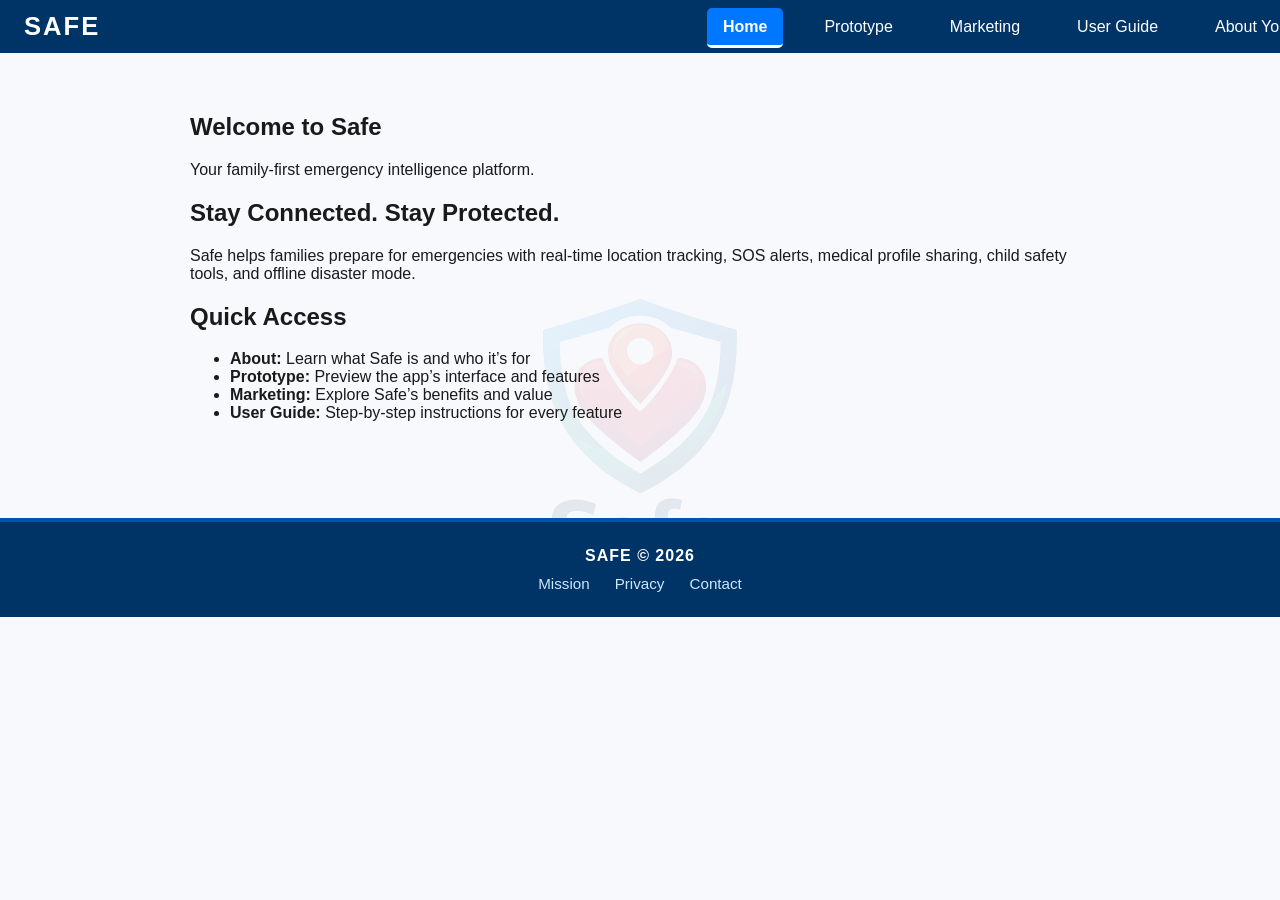
<file: index.html>
<!DOCTYPE html>
<html lang="en">
<head>
    <meta charset="UTF-8">
    <meta name="viewport" content="width=device-width, initial-scale=1.0">
    <title>Safe App</title>
    <link rel="stylesheet" href="safe.css">
	<script src="safe.js" defer></script>

</head>

<body <body class="page-with-logo">

<header>
    <nav class="nav-horizontal">
       <div class="nav-logo" id="safeLogo">SAFE</div>

        <ul>
            <li><a href="index.html" class="active">Home</a></li>
            <li><a href="prototype.html">Prototype</a></li>
            <li><a href="marketing.html">Marketing</a></li>
            <li><a href="userGuide.html">User Guide</a></li>
			<li><a href="about.html">About You</a></li>
        </ul>
    </nav>
</header>

<main class="content">
    <section class="hero">
        <h1>Welcome to Safe</h1>
        <p>Your family-first emergency intelligence platform.</p>
    </section>

    <section>
        <h2>Stay Connected. Stay Protected.</h2>
        <p>Safe helps families prepare for emergencies with real-time location tracking, SOS alerts, medical profile sharing, child safety tools, and offline disaster mode.</p>
    </section>

    <section>
        <h2>Quick Access</h2>
        <ul>
            <li><strong>About:</strong> Learn what Safe is and who it’s for</li>
            <li><strong>Prototype:</strong> Preview the app’s interface and features</li>
            <li><strong>Marketing:</strong> Explore Safe’s benefits and value</li>
            <li><strong>User Guide:</strong> Step-by-step instructions for every feature</li>
        </ul>
    </section>
</main>
<footer class="safe-footer">
    <p>SAFE © 2026</p>
    <div class="footer-links">
        <a href="about.html">Mission</a>
        <a href="userGuide.html">Privacy</a>
        <a href="marketing.html">Contact</a>
    </div>
</footer>

</body>
</html>
</file>
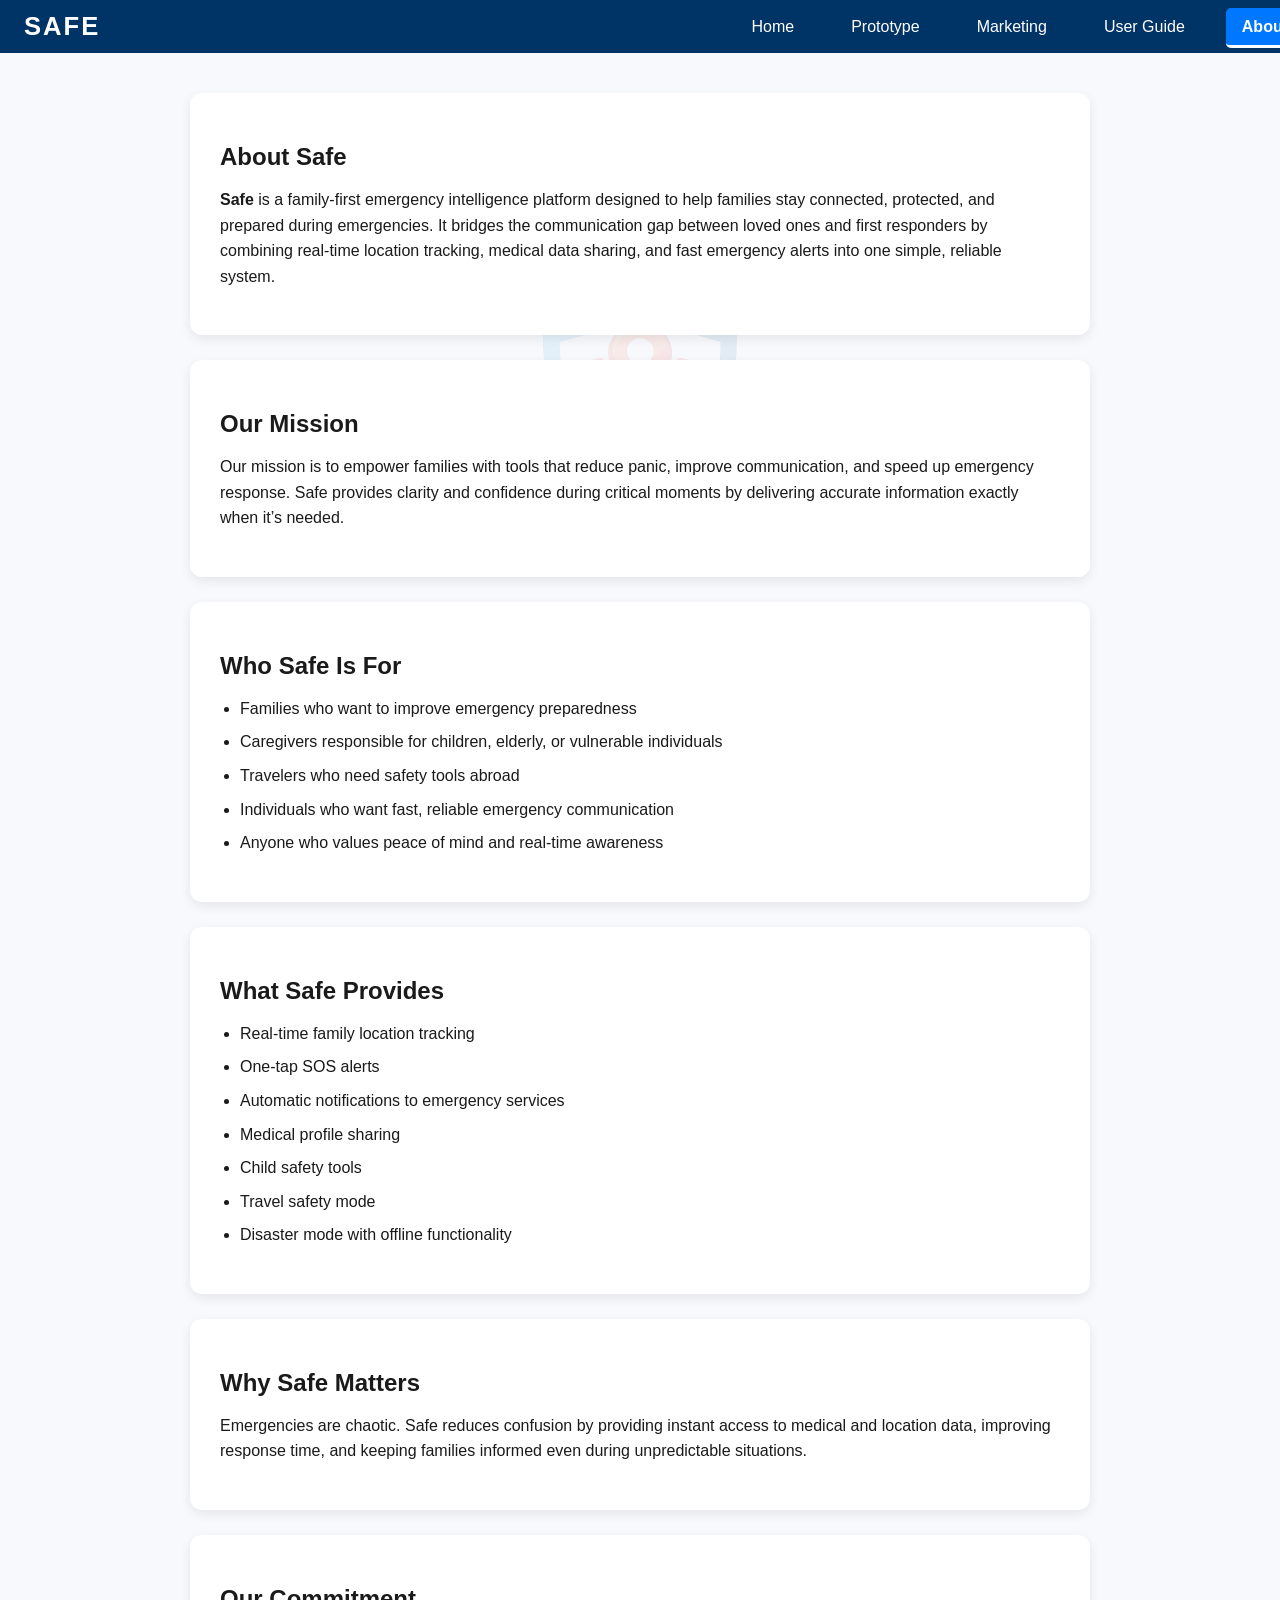
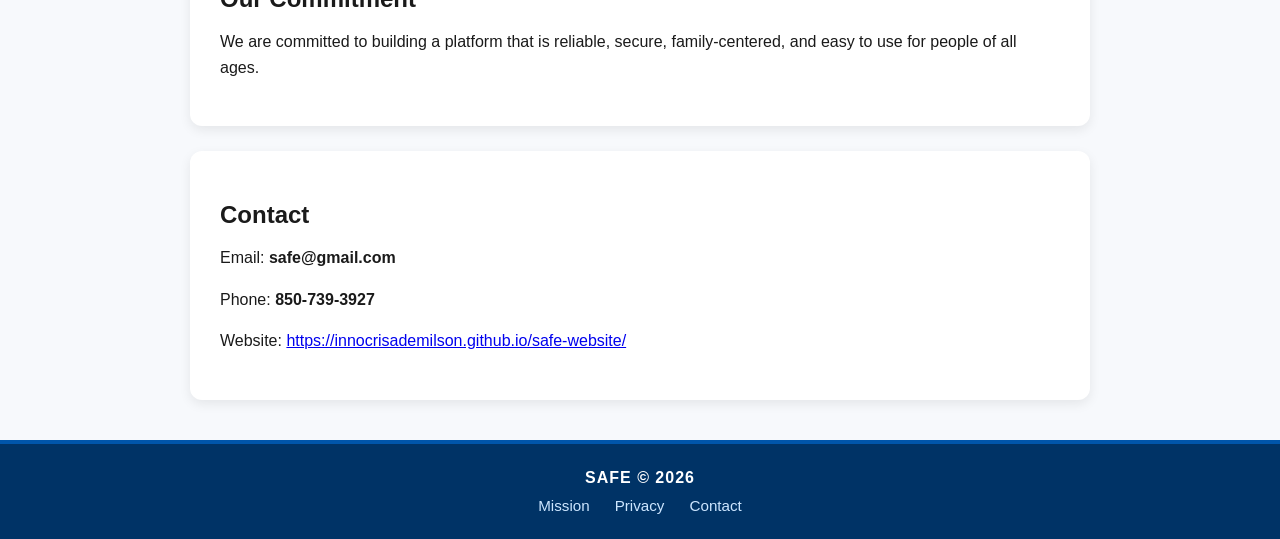
<file: about.html>
<!DOCTYPE html>
<html lang="en">
<head>
    <meta charset="UTF-8">
    <meta name="viewport" content="width=device-width, initial-scale=1.0">
    <title>Safe App</title>
    <link rel="stylesheet" href="safe.css">
    <script src="safe.js" defer></script>
</head>

<body class="page-with-logo">

<header>
    <nav class="nav-horizontal">
       <div class="nav-logo" id="safeLogo">SAFE</div>

        <ul>
            <li><a href="index.html">Home</a></li>
            <li><a href="prototype.html">Prototype</a></li>
            <li><a href="marketing.html">Marketing</a></li>
            <li><a href="userGuide.html">User Guide</a></li>
            <li><a href="about.html" class="active">About</a></li>
        </ul>
    </nav>
</header>

<main class="content about-wrapper">

    <section class="about-card">
        <h1>About Safe</h1>
        <p>
            <strong>Safe</strong> is a family-first emergency intelligence platform designed to help families stay 
            connected, protected, and prepared during emergencies. It bridges the communication gap between loved ones 
            and first responders by combining real-time location tracking, medical data sharing, and fast emergency 
            alerts into one simple, reliable system.
        </p>
    </section>

    <section class="about-card">
        <h2>Our Mission</h2>
        <p>
            Our mission is to empower families with tools that reduce panic, improve communication, and speed up 
            emergency response. Safe provides clarity and confidence during critical moments by delivering accurate 
            information exactly when it’s needed.
        </p>
    </section>

    <section class="about-card">
        <h2>Who Safe Is For</h2>
        <ul>
            <li>Families who want to improve emergency preparedness</li>
            <li>Caregivers responsible for children, elderly, or vulnerable individuals</li>
            <li>Travelers who need safety tools abroad</li>
            <li>Individuals who want fast, reliable emergency communication</li>
            <li>Anyone who values peace of mind and real-time awareness</li>
        </ul>
    </section>

    <section class="about-card">
        <h2>What Safe Provides</h2>
        <ul>
            <li>Real-time family location tracking</li>
            <li>One-tap SOS alerts</li>
            <li>Automatic notifications to emergency services</li>
            <li>Medical profile sharing</li>
            <li>Child safety tools</li>
            <li>Travel safety mode</li>
            <li>Disaster mode with offline functionality</li>
        </ul>
    </section>

    <section class="about-card">
        <h2>Why Safe Matters</h2>
        <p>
            Emergencies are chaotic. Safe reduces confusion by providing instant access to medical and location data, 
            improving response time, and keeping families informed even during unpredictable situations.
        </p>
    </section>

    <section class="about-card">
        <h2>Our Commitment</h2>
        <p>
            We are committed to building a platform that is reliable, secure, family-centered, and easy to use for 
            people of all ages.
        </p>
    </section>

    <section class="about-card">
        <h2>Contact</h2>
        <p>Email: <strong>safe@gmail.com</strong></p>
        <p>Phone: <strong>850-739-3927</strong></p>
        <p>Website: 
            <a href="https://innocrisademilson.github.io/safe-website/" target="_blank">
                https://innocrisademilson.github.io/safe-website/
            </a>
        </p>
    </section>

</main>
<footer class="safe-footer">
    <p>SAFE © 2026</p>
    <div class="footer-links">
        <a href="about.html">Mission</a>
        <a href="userGuide.html">Privacy</a>
        <a href="marketing.html">Contact</a>
    </div>
</footer>

</body>
</html>
</file>
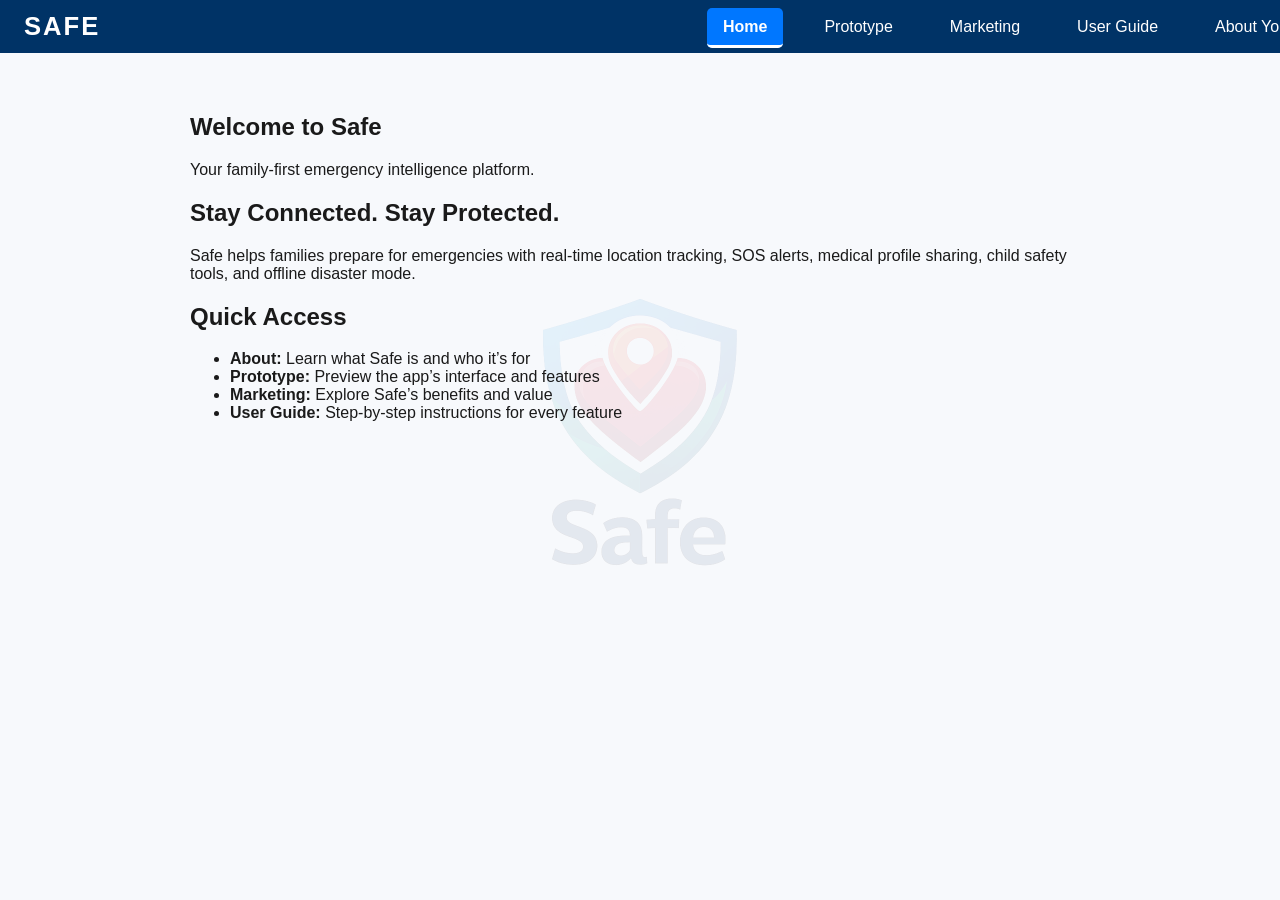
<file: home.html>
<!DOCTYPE html>
<html lang="en">
<head>
    <meta charset="UTF-8">
    <meta name="viewport" content="width=device-width, initial-scale=1.0">
    <title>Safe App</title>
    <link rel="stylesheet" href="safe.css">
	<script src="safe.js" defer></script>

</head>

<body <body class="page-with-logo">

<header>
    <nav class="nav-horizontal">
        <div class="nav-logo">SAFE</div>

        <ul>
            <li><a href="home.html" class="active">Home</a></li>
            <li><a href="prototype.html">Prototype</a></li>
            <li><a href="marketing.html">Marketing</a></li>
            <li><a href="userGuide.html">User Guide</a></li>
			<li><a href="about.html">About You</a></li>
        </ul>
    </nav>
</header>

<main class="content">
    <section class="hero">
        <h1>Welcome to Safe</h1>
        <p>Your family-first emergency intelligence platform.</p>
    </section>

    <section>
        <h2>Stay Connected. Stay Protected.</h2>
        <p>Safe helps families prepare for emergencies with real-time location tracking, SOS alerts, medical profile sharing, child safety tools, and offline disaster mode.</p>
    </section>

    <section>
        <h2>Quick Access</h2>
        <ul>
            <li><strong>About:</strong> Learn what Safe is and who it’s for</li>
            <li><strong>Prototype:</strong> Preview the app’s interface and features</li>
            <li><strong>Marketing:</strong> Explore Safe’s benefits and value</li>
            <li><strong>User Guide:</strong> Step-by-step instructions for every feature</li>
        </ul>
    </section>
</main>

</body>
</html>
</file>
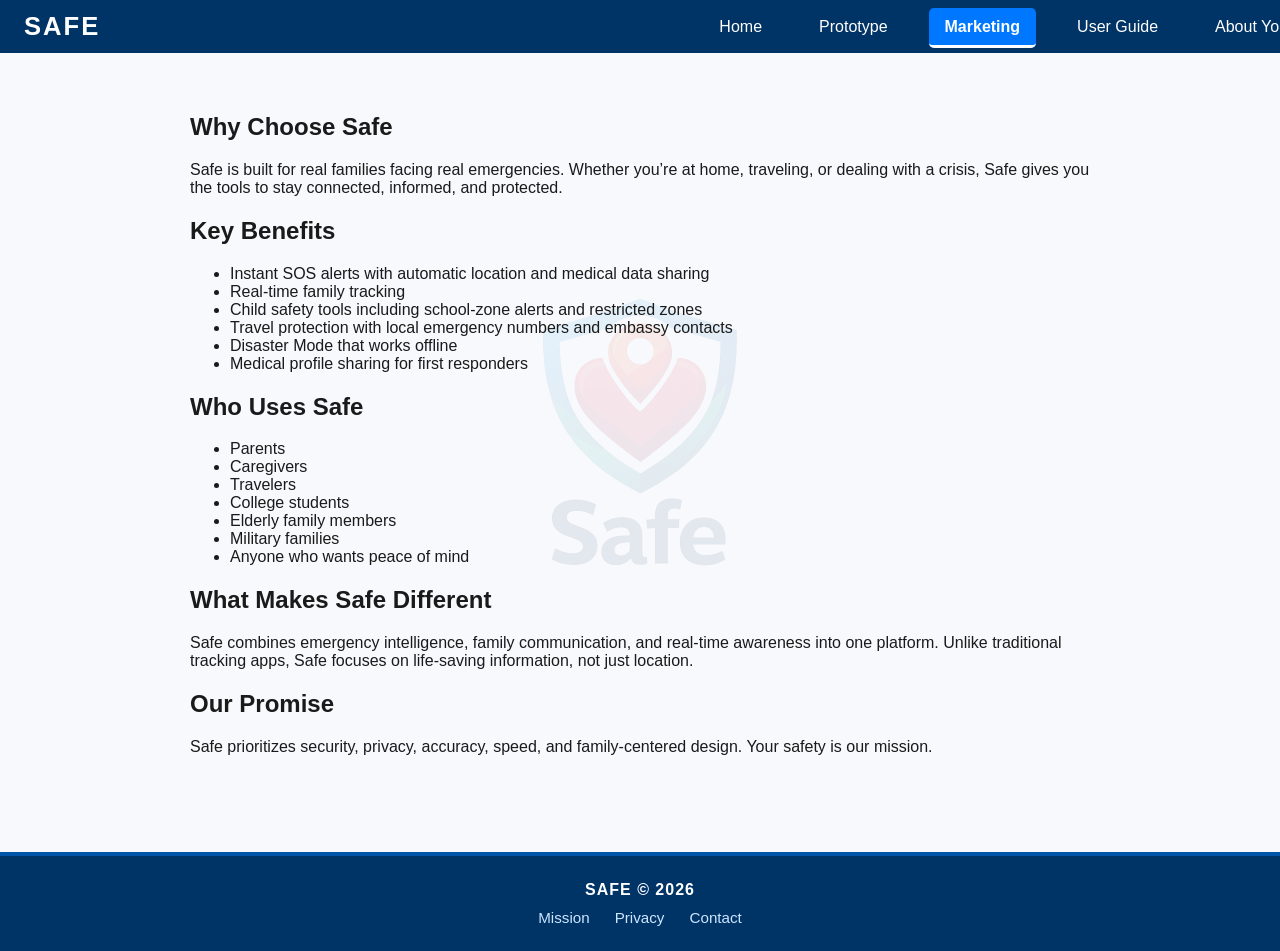
<file: marketing.html>
<!DOCTYPE html>
<html lang="en">
<head>
    <meta charset="UTF-8">
    <meta name="viewport" content="width=device-width, initial-scale=1.0">
    <title>Safe App – Marketing</title>
    <link rel="stylesheet" href="safe.css">
	<script src="safe.js" defer></script>
</head>

<body class="page-with-logo">

<header>
    <nav class="nav-horizontal">
       <div class="nav-logo" id="safeLogo">SAFE</div>

        <ul>
            <li><a href="index.html">Home</a></li>
            <li><a href="prototype.html">Prototype</a></li>
            <li><a href="marketing.html" class="active">Marketing</a></li>
            <li><a href="userGuide.html">User Guide</a></li>
            <li><a href="about.html">About You</a></li>
        </ul>
    </nav>
</header>

<main class="content">

    <section>
        <h1>Why Choose Safe</h1>
        <p>Safe is built for real families facing real emergencies. Whether you’re at home, traveling, or dealing with a crisis, Safe gives you the tools to stay connected, informed, and protected.</p>
    </section>

    <section>
        <h2>Key Benefits</h2>
        <ul>
            <li>Instant SOS alerts with automatic location and medical data sharing</li>
            <li>Real-time family tracking</li>
            <li>Child safety tools including school-zone alerts and restricted zones</li>
            <li>Travel protection with local emergency numbers and embassy contacts</li>
            <li>Disaster Mode that works offline</li>
            <li>Medical profile sharing for first responders</li>
        </ul>
    </section>

    <section>
        <h2>Who Uses Safe</h2>
        <ul>
            <li>Parents</li>
            <li>Caregivers</li>
            <li>Travelers</li>
            <li>College students</li>
            <li>Elderly family members</li>
            <li>Military families</li>
            <li>Anyone who wants peace of mind</li>
        </ul>
    </section>

    <section>
        <h2>What Makes Safe Different</h2>
        <p>Safe combines emergency intelligence, family communication, and real-time awareness into one platform. Unlike traditional tracking apps, Safe focuses on life-saving information, not just location.</p>
    </section>

    <section>
        <h2>Our Promise</h2>
        <p>Safe prioritizes security, privacy, accuracy, speed, and family-centered design. Your safety is our mission.</p>
    </section>

</main>
<footer class="safe-footer">
    <p>SAFE © 2026</p>
    <div class="footer-links">
        <a href="about.html">Mission</a>
        <a href="userGuide.html">Privacy</a>
        <a href="marketing.html">Contact</a>
    </div>
</footer>
</body>
</html>
</file>
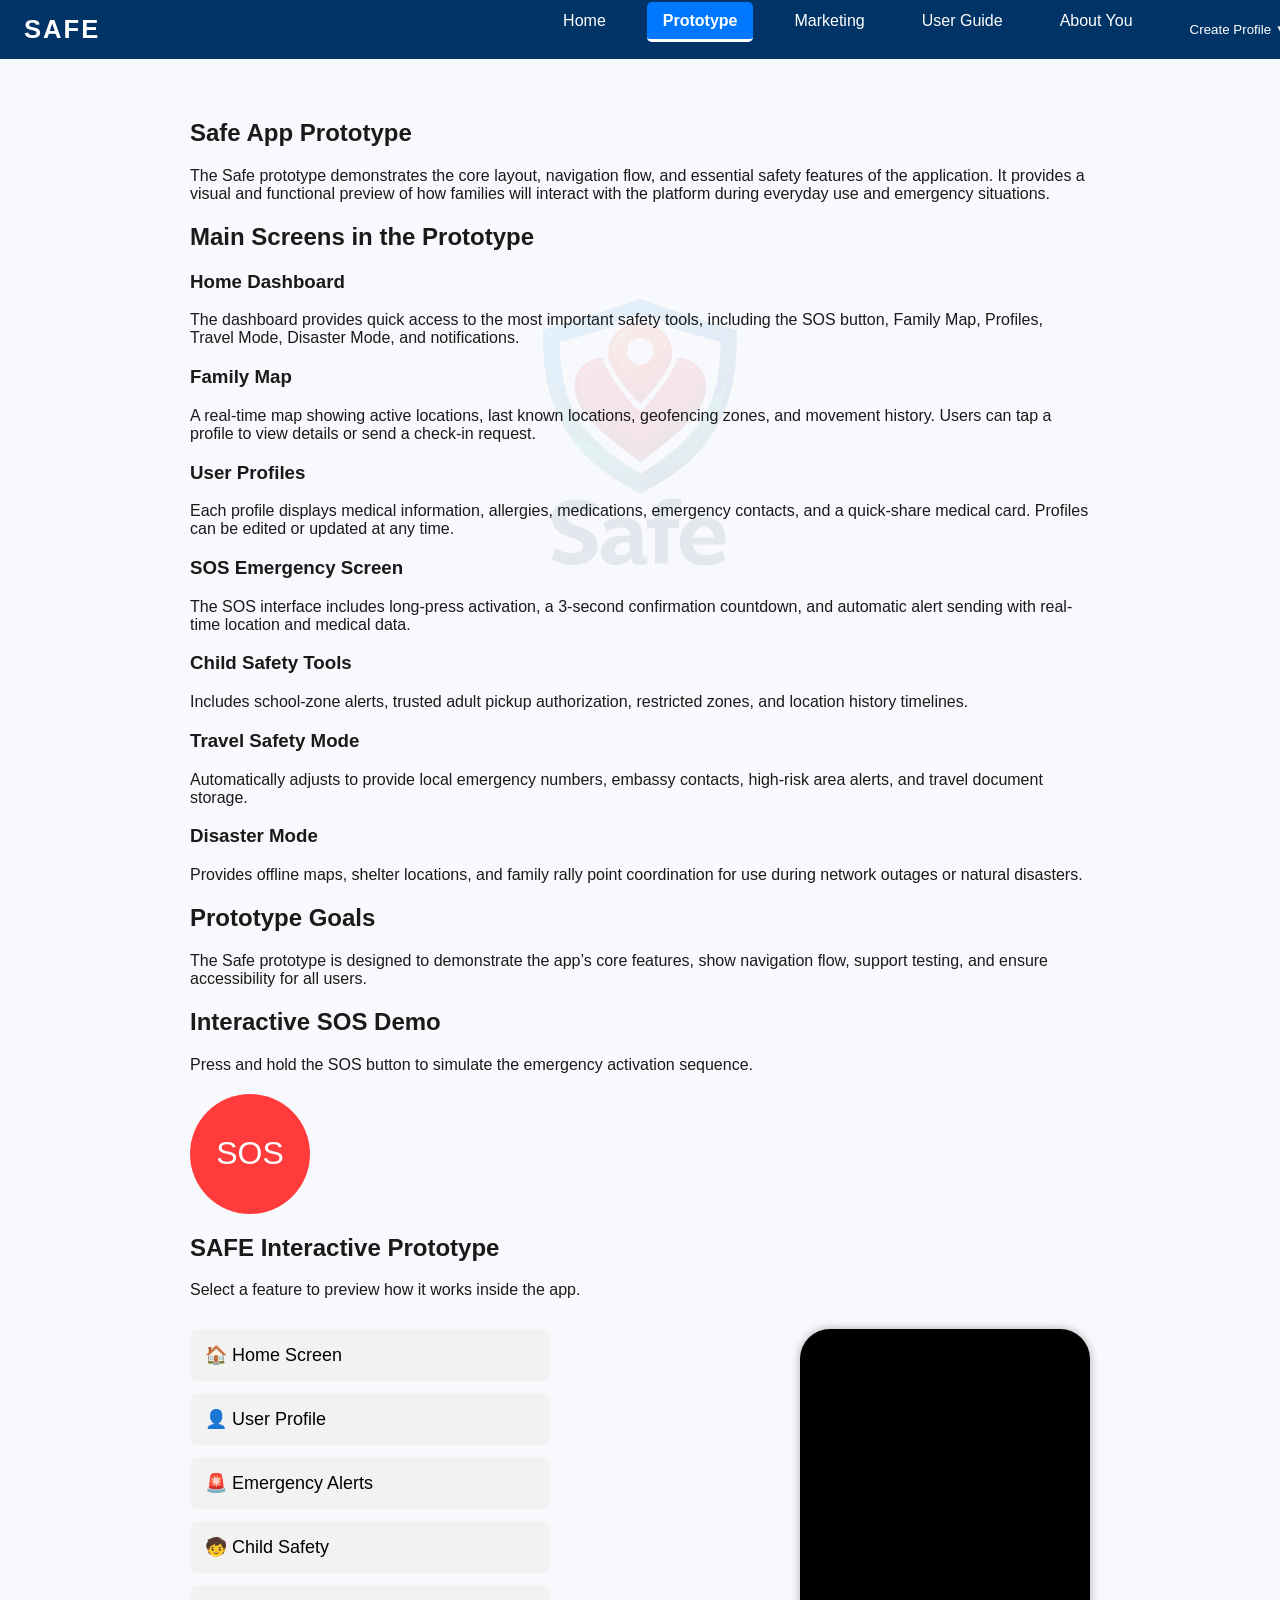
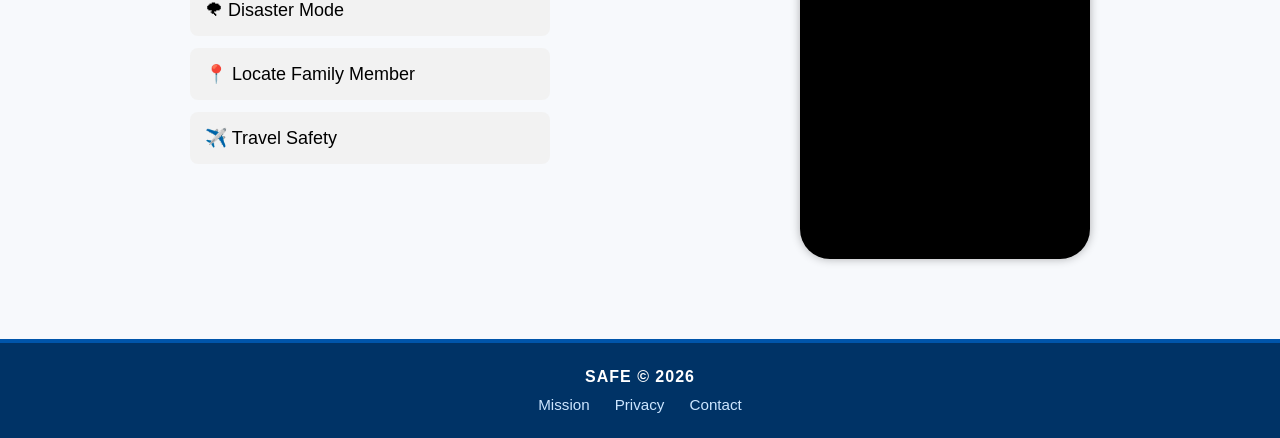
<file: prototype.html>
<!DOCTYPE html>
<html lang="en">
<head>
    <meta charset="UTF-8">
    <meta name="viewport" content="width=device-width, initial-scale=1.0">
    <title>Safe App – Prototype</title>
    <link rel="stylesheet" href="safe.css">
	<script src="safe.js" defer></script>
</head>

<body class="page-with-logo">

<header>
    <nav class="nav-horizontal">
        <div class="nav-logo" id="safeLogo">SAFE</div>
        <ul>
            <li><a href="index.html">Home</a></li>
            <li><a href="prototype.html" class="active">Prototype</a></li>
            <li><a href="marketing.html">Marketing</a></li>
            <li><a href="userGuide.html">User Guide</a></li>
            <li><a href="about.html">About You</a></li>

            <!-- NEW DROPDOWN MENU -->
            <li class="dropdown">
                <button class="dropbtn">Create Profile ▼</button>
                <div class="dropdown-content">
                    <form id="profileForm">
                        <label>Name</label>
                        <input type="text" name="name" required>

                        <label>Email</label>
                        <input type="email" name="email" required>

                        <label>Medical Info</label>
                        <textarea name="medical" rows="3" required></textarea>

                        <label>Allergies</label>
                        <input type="text" name="allergies">

                        <label>Emergency Contact</label>
                        <input type="text" name="emergency">

                        <button type="submit" class="submit-btn">Save Profile</button>
						<button type="button" class="submit-btn" onclick="closeProfileMenu()">Back</button>
                    </form>
                </div>
            </li>
        </ul>
    </nav>
</header>

<main class="content">

    <section>
        <h1>Safe App Prototype</h1>
        <p>The Safe prototype demonstrates the core layout, navigation flow, and essential safety features of the application. It provides a visual and functional preview of how families will interact with the platform during everyday use and emergency situations.</p>
    </section>

    <section>
        <h2>Main Screens in the Prototype</h2>

        <h3>Home Dashboard</h3>
        <p>The dashboard provides quick access to the most important safety tools, including the SOS button, Family Map, Profiles, Travel Mode, Disaster Mode, and notifications.</p>

        <h3>Family Map</h3>
        <p>A real-time map showing active locations, last known locations, geofencing zones, and movement history. Users can tap a profile to view details or send a check-in request.</p>

        <h3>User Profiles</h3>
        <p>Each profile displays medical information, allergies, medications, emergency contacts, and a quick-share medical card. Profiles can be edited or updated at any time.</p>

        <h3>SOS Emergency Screen</h3>
        <p>The SOS interface includes long-press activation, a 3-second confirmation countdown, and automatic alert sending with real-time location and medical data.</p>

        <h3>Child Safety Tools</h3>
        <p>Includes school-zone alerts, trusted adult pickup authorization, restricted zones, and location history timelines.</p>

        <h3>Travel Safety Mode</h3>
        <p>Automatically adjusts to provide local emergency numbers, embassy contacts, high-risk area alerts, and travel document storage.</p>

        <h3>Disaster Mode</h3>
        <p>Provides offline maps, shelter locations, and family rally point coordination for use during network outages or natural disasters.</p>
    </section>

    <section>
        <h2>Prototype Goals</h2>
        <p>The Safe prototype is designed to demonstrate the app’s core features, show navigation flow, support testing, and ensure accessibility for all users.</p>
    </section>
    <section>
    <h2>Interactive SOS Demo</h2>
    <p>Press and hold the SOS button to simulate the emergency activation sequence.</p>

    <div class="sos-container">
        <button id="sosButton" class="sos-btn">SOS</button>
        <div id="countdown" class="countdown hidden">3</div>
    </div>

    <!-- Modal -->
    <div id="sosModal" class="modal hidden">
        <div class="modal-content">
            <h3>Emergency Alert Sent</h3>
            <p>Your location and medical profile have been shared with your emergency contacts.</p>
            <button id="closeModal" class="close-btn">Close</button>
        </div>
    </div>
</section>
<!-- NEW INTERACTIVE PROTOTYPE SECTION -->
<section>
    <h2>SAFE Interactive Prototype</h2>
    <p>Select a feature to preview how it works inside the app.</p>

    <div class="prototype-container">

        <!-- LEFT SIDE FEATURE LIST -->
        <div class="feature-list">
            <button class="feature-btn" onclick="openFeature('home')">🏠 Home Screen</button>
            <button class="feature-btn" onclick="openFeature('profile')">👤 User Profile</button>
            <button class="feature-btn" onclick="openFeature('alerts')">🚨 Emergency Alerts</button>
            <button class="feature-btn" onclick="openFeature('child')">🧒 Child Safety</button>
            <button class="feature-btn" onclick="openFeature('disaster')">🌪 Disaster Mode</button>
            <button class="feature-btn" onclick="openFeature('locate')">📍 Locate Family Member</button>
            <button class="feature-btn" onclick="openFeature('travel')">✈️ Travel Safety</button>
        </div>

        <!-- RIGHT SIDE PHONE MOCKUP -->
        <div class="phone-frame">
            <div class="phone-screen" id="phoneScreen">
                <p>Select a feature to preview it here.</p>
            </div>
        </div>

    </div>
</section>


</main>
<footer class="safe-footer">
    <p>SAFE © 2026</p>
    <div class="footer-links">
        <a href="about.html">Mission</a>
        <a href="userGuide.html">Privacy</a>
        <a href="marketing.html">Contact</a>
    </div>
</footer>
</body>
</html>
</file>
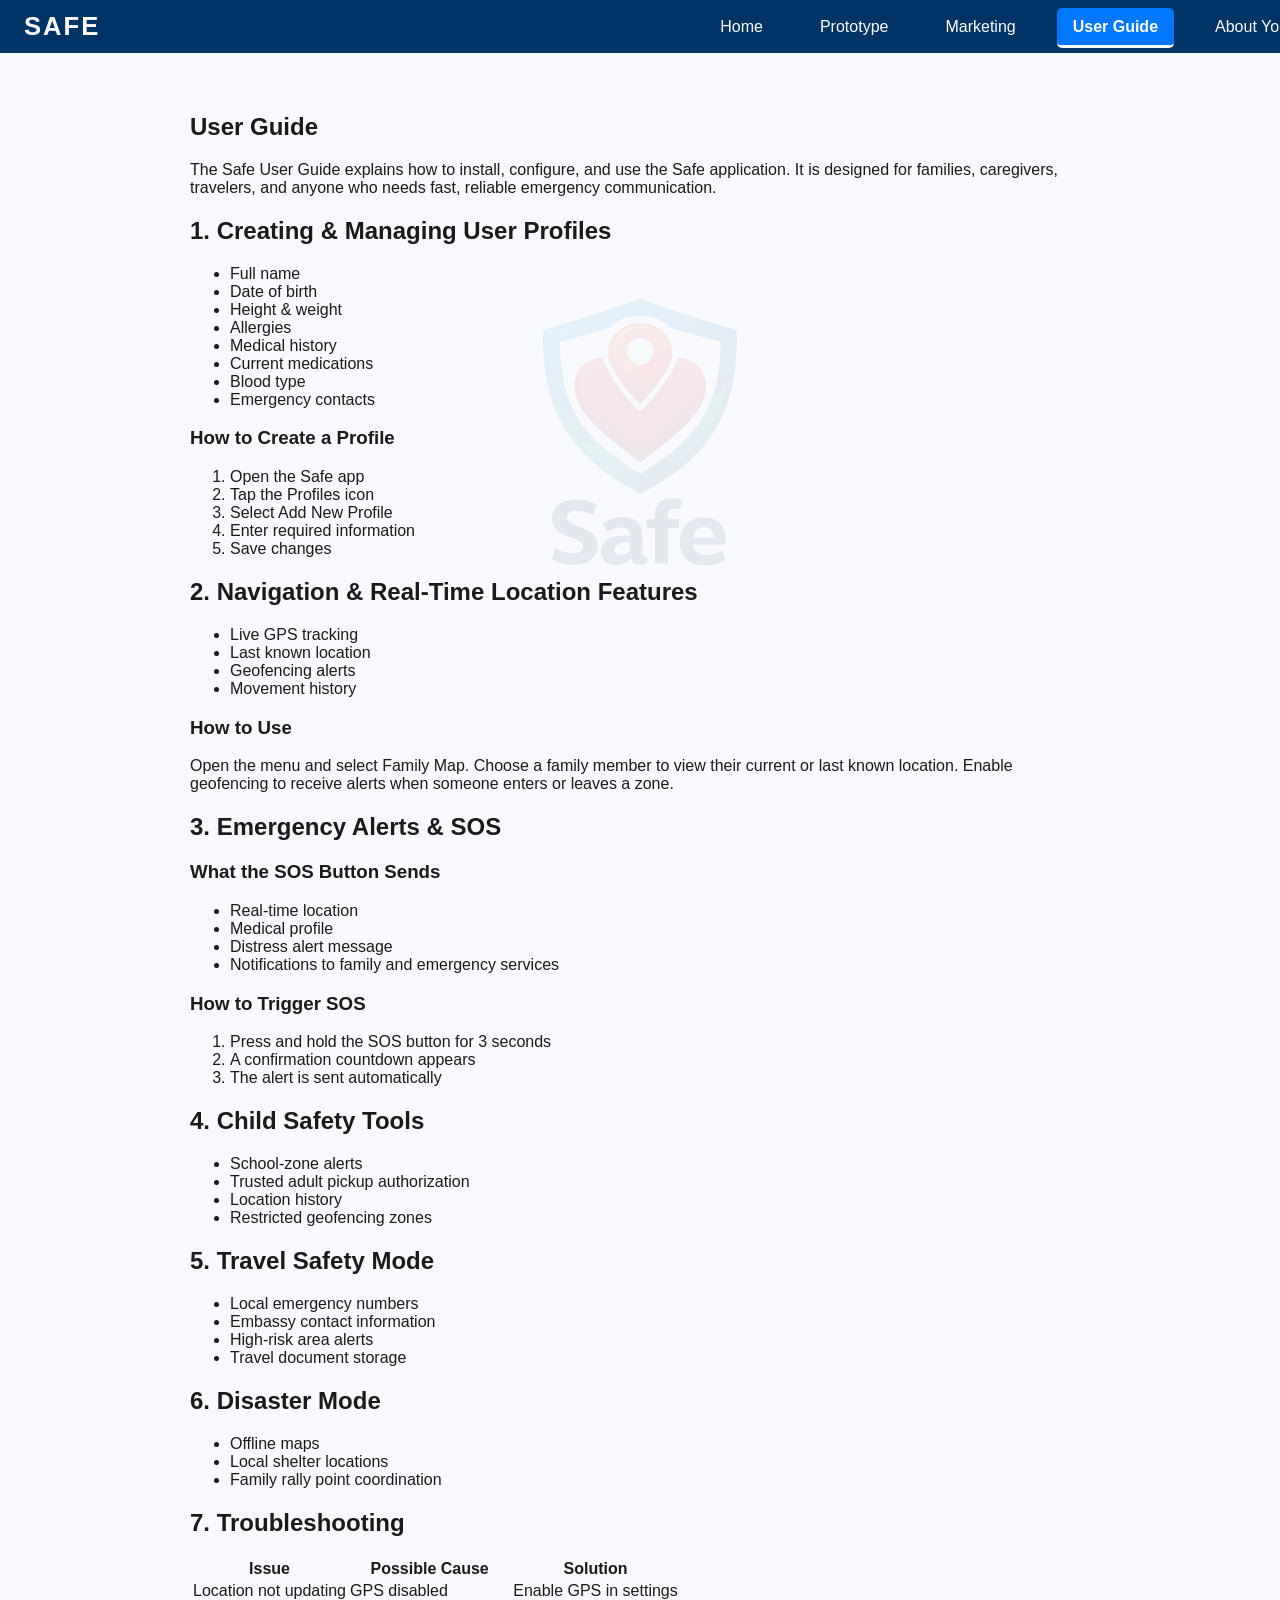
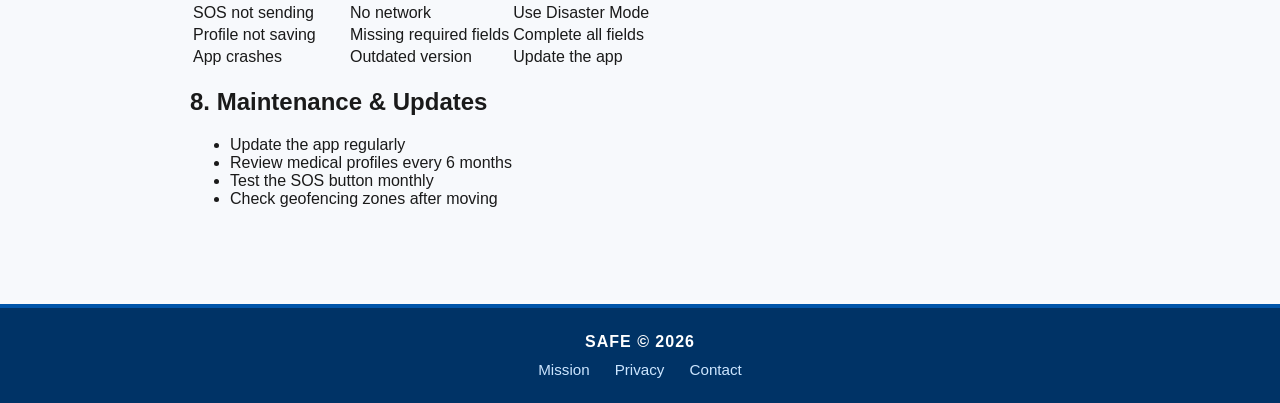
<file: userGuide.html>
<!DOCTYPE html>
<html lang="en">
<head>
    <meta charset="UTF-8">
    <meta name="viewport" content="width=device-width, initial-scale=1.0">
    <title>Safe App – User Guide</title>
    <link rel="stylesheet" href="safe.css">
	<script src="safe.js" defer></script>
</head>

<body class="page-with-logo">

<header>
    <nav class="nav-horizontal">
       <div class="nav-logo" id="safeLogo">SAFE</div>

        <ul>
            <li><a href="index.html">Home</a></li>
            <li><a href="prototype.html">Prototype</a></li>
            <li><a href="marketing.html">Marketing</a></li>
            <li><a href="userGuide.html" class="active">User Guide</a></li>
            <li><a href="about.html">About You</a></li>
        </ul>
    </nav>
</header>

<main class="content">

    <section>
        <h1>User Guide</h1>
        <p>The Safe User Guide explains how to install, configure, and use the Safe application. It is designed for families, caregivers, travelers, and anyone who needs fast, reliable emergency communication.</p>
    </section>

    <section>
        <h2>1. Creating & Managing User Profiles</h2>
        <ul>
            <li>Full name</li>
            <li>Date of birth</li>
            <li>Height & weight</li>
            <li>Allergies</li>
            <li>Medical history</li>
            <li>Current medications</li>
            <li>Blood type</li>
            <li>Emergency contacts</li>
        </ul>

        <h3>How to Create a Profile</h3>
        <ol>
            <li>Open the Safe app</li>
            <li>Tap the Profiles icon</li>
            <li>Select Add New Profile</li>
            <li>Enter required information</li>
            <li>Save changes</li>
        </ol>
    </section>

    <section>
        <h2>2. Navigation & Real-Time Location Features</h2>
        <ul>
            <li>Live GPS tracking</li>
            <li>Last known location</li>
            <li>Geofencing alerts</li>
            <li>Movement history</li>
        </ul>

        <h3>How to Use</h3>
        <p>Open the menu and select Family Map. Choose a family member to view their current or last known location. Enable geofencing to receive alerts when someone enters or leaves a zone.</p>
    </section>

    <section>
        <h2>3. Emergency Alerts & SOS</h2>

        <h3>What the SOS Button Sends</h3>
        <ul>
            <li>Real-time location</li>
            <li>Medical profile</li>
            <li>Distress alert message</li>
            <li>Notifications to family and emergency services</li>
        </ul>

        <h3>How to Trigger SOS</h3>
        <ol>
            <li>Press and hold the SOS button for 3 seconds</li>
            <li>A confirmation countdown appears</li>
            <li>The alert is sent automatically</li>
        </ol>
    </section>

    <section>
        <h2>4. Child Safety Tools</h2>
        <ul>
            <li>School-zone alerts</li>
            <li>Trusted adult pickup authorization</li>
            <li>Location history</li>
            <li>Restricted geofencing zones</li>
        </ul>
    </section>

    <section>
        <h2>5. Travel Safety Mode</h2>
        <ul>
            <li>Local emergency numbers</li>
            <li>Embassy contact information</li>
            <li>High-risk area alerts</li>
            <li>Travel document storage</li>
        </ul>
    </section>

    <section>
        <h2>6. Disaster Mode</h2>
        <ul>
            <li>Offline maps</li>
            <li>Local shelter locations</li>
            <li>Family rally point coordination</li>
        </ul>
    </section>

    <section>
        <h2>7. Troubleshooting</h2>
        <table>
            <tr><th>Issue</th><th>Possible Cause</th><th>Solution</th></tr>
            <tr><td>Location not updating</td><td>GPS disabled</td><td>Enable GPS in settings</td></tr>
            <tr><td>SOS not sending</td><td>No network</td><td>Use Disaster Mode</td></tr>
            <tr><td>Profile not saving</td><td>Missing required fields</td><td>Complete all fields</td></tr>
            <tr><td>App crashes</td><td>Outdated version</td><td>Update the app</td></tr>
        </table>
    </section>

    <section>
        <h2>8. Maintenance & Updates</h2>
        <ul>
            <li>Update the app regularly</li>
            <li>Review medical profiles every 6 months</li>
            <li>Test the SOS button monthly</li>
            <li>Check geofencing zones after moving</li>
        </ul>
    </section>

</main>
<footer class="safe-footer">
    <p>SAFE © 2026</p>
    <div class="footer-links">
        <a href="about.html">Mission</a>
        <a href="userGuide.html">Privacy</a>
        <a href="marketing.html">Contact</a>
    </div>
</footer>
</body>
</html>
</file>
<file: safe.css>
/* GLOBAL */
body {
    margin: 0;
    font-family: 'Inter', sans-serif;
    background-color: #f7f9fc;
    color: #1a1a1a;
}

/* -------------------------------------- */
/* FIXED BACKGROUND LOGO (NO BLUR ISSUES) */
/* -------------------------------------- */

.page-with-logo {
    position: relative;
    background-color: #f7f9fc;
}

.page-with-logo:before {
    content: "";
    position: fixed;
    inset: 0;
    background-image: url('images/logo.png');
    background-repeat: no-repeat;
    background-position: center;
    background-size: 40%;
    opacity: 0.08;
    pointer-events: none;
    z-index: -1;
}

/* -------------------------------------- */
/* HORIZONTAL NAVIGATION BAR (FULL WIDTH) */
/* -------------------------------------- */

.nav-horizontal {
    width: 100%;
    display: flex;
    justify-content: space-between;
    align-items: center;
    background-color: #003366;
    padding: 12px 24px;
    position: sticky;
    top: 0;
    z-index: 1000;
}

/* LOGO */
.nav-logo {
    color: white;
    font-size: 1.6rem;
    font-weight: bold;
    letter-spacing: 2px;
}

/* NAV LINKS */
.nav-horizontal ul {
    list-style: none;
    display: flex;
    gap: 25px;
    margin: 0;
    padding: 0;
}

/* NAV LINKS STYLE */
.nav-horizontal ul li a,
.dropbtn {
    color: white;
    text-decoration: none;
    padding: 10px 16px;
    border-radius: 5px;
    font-weight: 500;
    transition: 0.3s;
    background: transparent;
    border: none;
    cursor: pointer;
}

/* HOVER */
.nav-horizontal ul li a:hover,
.dropbtn:hover {
    background-color: #0055aa;
}

/* ACTIVE PAGE */
.nav-horizontal ul li a.active {
    background-color: #0077ff;
    font-weight: 700;
    border-bottom: 3px solid #ffffff;
}

/* -------------------------------------- */
/* CONTENT SPACING */
/* -------------------------------------- */

.content {
    padding: 40px 20px;
    max-width: 900px;
    margin: auto;
}

/* -------------------------------------- */
/* DROPDOWN MENU (CLICK-BASED, NOT HOVER) */
/* -------------------------------------- */

.dropdown {
    position: relative;
}

/* Remove hover behavior — JS controls it */
.dropdown:hover .dropdown-content {
    display: none !important;
}

/* Dropdown content */
.dropdown-content {
    display: none;
    position: absolute;
    right: 0;
    background: #ffffff;
    padding: 15px;
    border-radius: 8px;
    width: 250px;
    box-shadow: 0 4px 10px rgba(0,0,0,0.15);
    z-index: 10;

    /* Smooth animation */
    opacity: 0;
    transform: translateY(10px);
    transition: opacity 0.25s ease, transform 0.25s ease;
}

/* JS toggles this */
.dropdown-content.show {
    display: block;
    opacity: 1;
    transform: translateY(0);
}

/* Form styling */
#profileForm label {
    font-size: 0.9rem;
    margin-top: 10px;
    display: block;
}

#profileForm input,
#profileForm textarea {
    width: 100%;
    padding: 6px;
    margin-top: 4px;
    border: 1px solid #ccc;
    border-radius: 5px;
}

.save-btn {
    margin-top: 20px;
    padding: 12px;
    background: #b30000;
    color: white;
    border: none;
    border-radius: 10px;
    width: 100%;
    font-size: 18px;
    cursor: pointer;
}

input, textarea {
    width: 100%;
    padding: 8px;
    margin-bottom: 12px;
    border-radius: 8px;
    border: 1px solid #ccc;
}


.submit-btn {
    margin-top: 12px;
    width: 100%;
    padding: 8px;
    background: #0077ff;
    color: white;
    border: none;
    border-radius: 5px;
    cursor: pointer;
}

.submit-btn:hover {
    background: #005fcc;
}

/* -------------------------------------- */
/* SOS DEMO */
/* -------------------------------------- */

.sos-container {
    position: relative;
    margin-top: 20px;
}

.sos-btn {
    width: 120px;
    height: 120px;
    border-radius: 50%;
    background: #ff3b3b;
    color: white;
    font-size: 2rem;
    border: none;
    cursor: pointer;
    transition: transform 0.2s ease;
}

.sos-btn:active {
    transform: scale(0.95);
}

.countdown {
    position: absolute;
    top: 40%;
    left: 50%;
    transform: translate(-50%, -50%);
    font-size: 3rem;
    color: #ff3b3b;
    font-weight: bold;
}

.hidden {
    display: none;
}

/* -------------------------------------- */
/* MODAL */
/* -------------------------------------- */

.modal {
    position: fixed;
    top: 0;
    left: 0;
    width: 100%;
    height: 100%;
    background: rgba(0,0,0,0.45);
    display: none; /* default hidden */
    justify-content: center;
    align-items: center;
}

.modal.show {
    display: flex;
}

.modal-content {
    background: white;
    padding: 20px;
    border-radius: 10px;
    width: 280px;
    text-align: center;
}

.close-btn {
    margin-top: 15px;
    padding: 8px 15px;
    background: #0077ff;
    color: white;
    border: none;
    border-radius: 5px;
    cursor: pointer;
}

/* PROTOTYPE LAYOUT */
.prototype-container {
    display: flex;
    justify-content: space-between;
    margin-top: 30px;
}

.feature-list {
    width: 40%;
}

.feature-btn {
    display: block;
    width: 100%;
    padding: 15px;
    margin-bottom: 12px;
    background: #f2f2f2;
    border: none;
    border-radius: 8px;
    font-size: 18px;
    cursor: pointer;
    text-align: left;
    transition: 0.2s;
}

.feature-btn:hover {
    background: #d9d9d9;
}

/* PHONE MOCKUP */
.phone-frame {
    width: 260px;
    height: 500px;
    background: black;
    border-radius: 30px;
    padding: 15px;
    box-shadow: 0 0 10px rgba(0,0,0,0.3);
}

.phone-screen {
    background: white;
    width: 100%;
    height: 100%;
    border-radius: 20px;
    padding: 20px;
    overflow-y: auto;
    font-size: 16px;

    /* TRANSITIONS */
    opacity: 0;
    transform: translateY(10px);
    transition: opacity 0.4s ease, transform 0.4s ease;
}

.phone-screen.show {
    opacity: 1;
    transform: translateY(0);
}

/* APP ICON GRID */
.icon-grid {
    display: grid;
    grid-template-columns: repeat(3, 1fr);
    gap: 18px;
    margin-top: 20px;
}

.app-icon {
    background: #f2f2f2;
    border-radius: 18px;
    padding: 18px;
    text-align: center;
    font-size: 24px;
    cursor: pointer;
    transition: 0.2s;
}

.app-icon:hover {
    background: #d9d9d9;
    transform: scale(1.05);
}

.app-icon span {
    display: block;
    font-size: 12px;
    margin-top: 5px;
}

/* Animated Map Background */
.map-box {
    width: 100%;
    height: 250px;
    background: url('https://i.imgur.com/8QfQJQp.png');
    background-size: cover;
    background-position: center;
    border-radius: 15px;
    position: relative;
    animation: mapMove 6s infinite linear;
}

@keyframes mapMove {
    0% { background-position: center; }
    50% { background-position: 60% 40%; }
    100% { background-position: center; }
}

/* Pulsing GPS Pins */
.map-pin {
    position: absolute;
    font-size: 28px;
    animation: pulse 1.5s infinite ease-in-out;
}

@keyframes pulse {
    0% { transform: scale(1); opacity: 1; }
    50% { transform: scale(1.3); opacity: 0.6; }
    100% { transform: scale(1); opacity: 1; }
}

.gps-box {
    background: #f2f2f2;
    padding: 15px;
    border-radius: 12px;
    margin-top: 15px;
}

.map-box {
    width: 100%;
    height: 250px;
    background: url('https://i.imgur.com/6Iej2cR.jpeg');
    background-size: cover;
    border-radius: 10px;
    position: relative;
	overflow: hidden ;
}

.map-pin {
    position: absolute;
    transform: translate(-50%, -50%);
    font-size: 20px;
    font-weight: bold;
	color: red ;
}

.gps-dot {
    position: absolute;
    width: 14px;
    height: 14px;
    border-radius: 50%;
    background: #00ff55;
    box-shadow: 0 0 10px rgba(0, 255, 85, 0.8);
    transform: translate(-50%, -50%);
    animation: gpsPulse 1.2s infinite;
}

@keyframes gpsPulse {
    0% { transform: translate(-50%, -50%) scale(1); opacity: 1; }
    100% { transform: translate(-50%, -50%) scale(1.8); opacity: 0; }
}

.side-menu {
    position: fixed;
    top: 0;
    left: -260px;
    width: 240px;
    height: 100%;
    background: #111827;
    color: #f9fafb;
    padding: 20px;
    box-shadow: 2px 0 10px rgba(0,0,0,0.4);
    transition: left 0.3s ease;
    z-index: 2000;
}

.side-menu.show {
    left: 0;
}

.side-menu ul {
    list-style: none;
    padding: 0;
}

.side-menu li {
    padding: 12px 0;
    cursor: pointer;
    border-bottom: 1px solid #1f2937;
}

body.dark-mode {
    background: #0f172a;
    color: #e2e8f0;
}

body.dark-mode .phone-screen {
    background: #1e293b;
    color: #e2e8f0;
}

body.dark-mode .app-icon {
    background: #334155;
    color: #f1f5f9;
}

body.dark-mode .save-btn,
body.dark-mode .sos-btn {
    background: #16a34a;
}

.qr-box {
    width: 160px;
    height: 160px;
    background: repeating-linear-gradient(
        45deg,
        #000,
        #000 4px,
        #fff 4px,
        #fff 8px
    );
    margin: 20px auto;
    border-radius: 8px;
}

.vault-item {
    border: 1px solid #cbd5e1;
    padding: 10px;
    border-radius: 8px;
    margin-bottom: 10px;
    background: #f8fafc;
}

/* -------------------------------------- */
/* ABOUT PAGE LAYOUT */
/* -------------------------------------- */

.about-wrapper {
    max-width: 900px;
    margin: 40px auto;
    padding: 0 20px;
}

.about-card {
    background: white;
    padding: 30px;
    margin-bottom: 25px;
    border-radius: 12px;
    box-shadow: 0 4px 12px rgba(0,0,0,0.08);
}

.about-card h1,
.about-card h2 {
    margin-bottom: 15px;
    color: #1a1a1a;
}

.about-card p,
.about-card ul {
    line-height: 1.6;
    font-size: 1rem;
}

.about-card ul {
    padding-left: 20px;
}

.about-card ul li {
    margin-bottom: 8px;
}

/* -------------------------------------- */
/* GLOBAL FOOTER */
/* -------------------------------------- */

.safe-footer {
    background: #003366;
    color: white;
    text-align: center;
    padding: 25px 10px;
    margin-top: 40px;
    border-top: 4px solid #0055aa;
}

.safe-footer p {
    margin: 0;
    font-size: 1rem;
    font-weight: 600;
    letter-spacing: 1px;
}

.footer-links {
    margin-top: 10px;
    display: flex;
    justify-content: center;
    gap: 25px;
}

.footer-links a {
    color: #cce6ff;
    text-decoration: none;
    font-size: 0.95rem;
    transition: 0.3s;
}

.footer-links a:hover {
    color: white;
    text-decoration: underline;
}

/* -------------------------------------- */
/* MODERN FADE ANIMATIONS (Required for JS) */
/* -------------------------------------- */

.fade-in {
    animation: fadeIn 0.45s ease forwards;
}

@keyframes fadeIn {
    from {
        opacity: 0;
        transform: translateY(10px);
    }
    to {
        opacity: 1;
        transform: translateY(0);
    }
}

/* Smooth hover animations for icons & buttons */
.app-icon {
    transition: transform 0.25s ease, opacity 0.25s ease;
}

.app-icon:hover {
    transform: scale(1.08);
    opacity: 0.9;
}

.save-btn,
.sos-red-btn,
.close-btn {
    transition: transform 0.25s ease, background 0.25s ease;
}

.save-btn:hover,
.sos-red-btn:hover,
.close-btn:hover {
    transform: scale(1.05);
}
</file>
